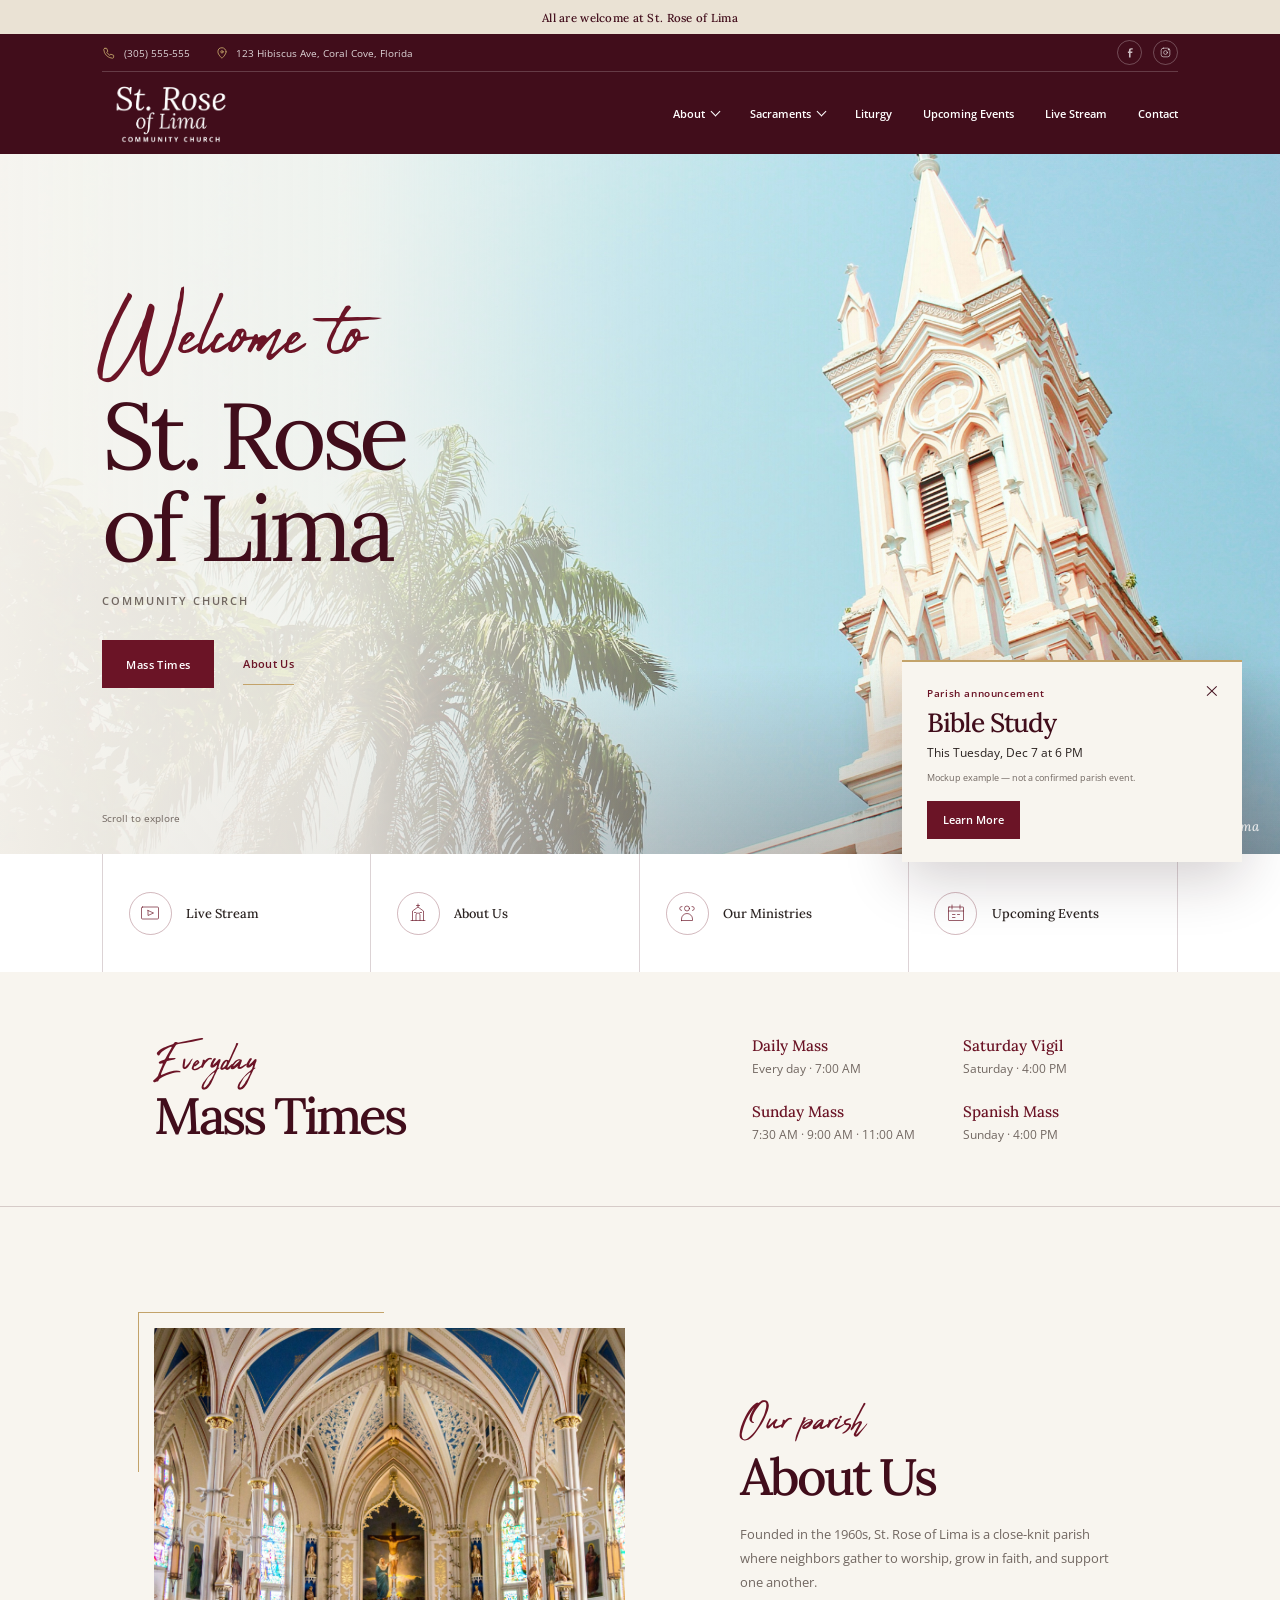
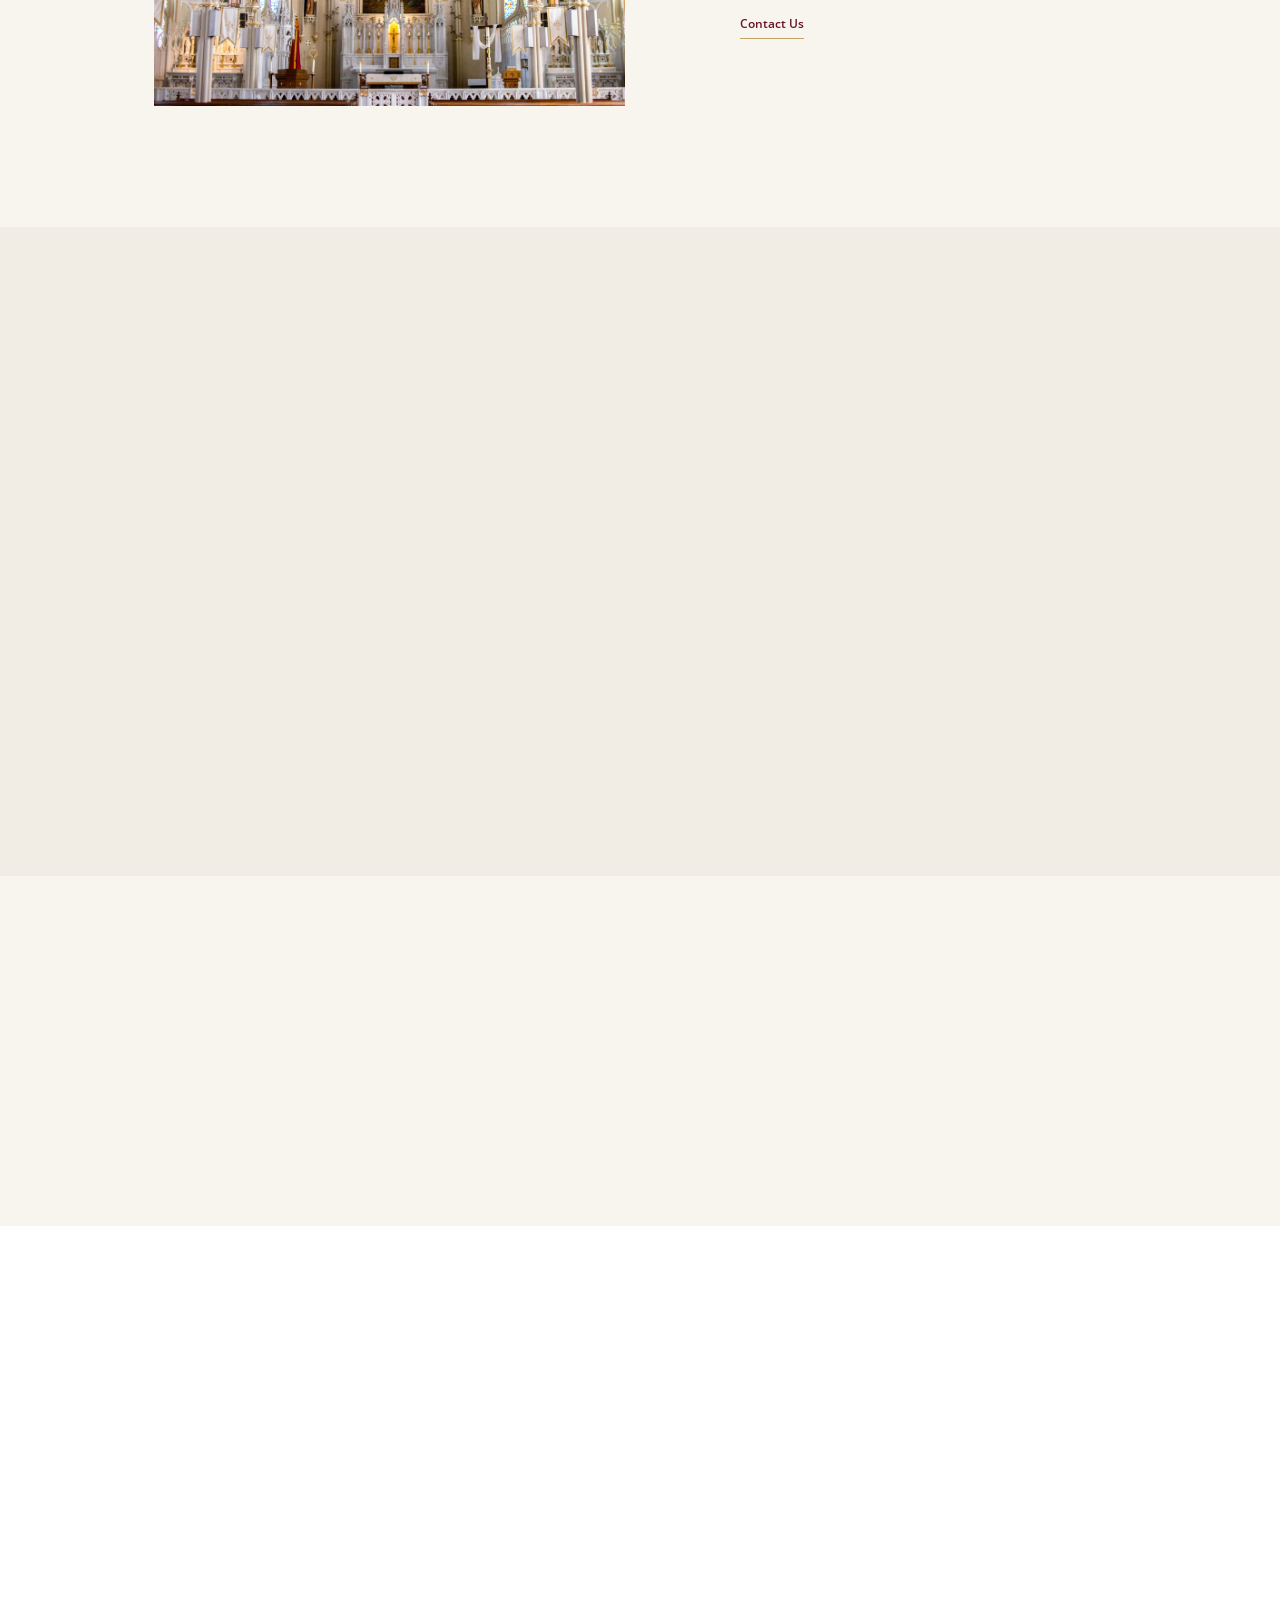
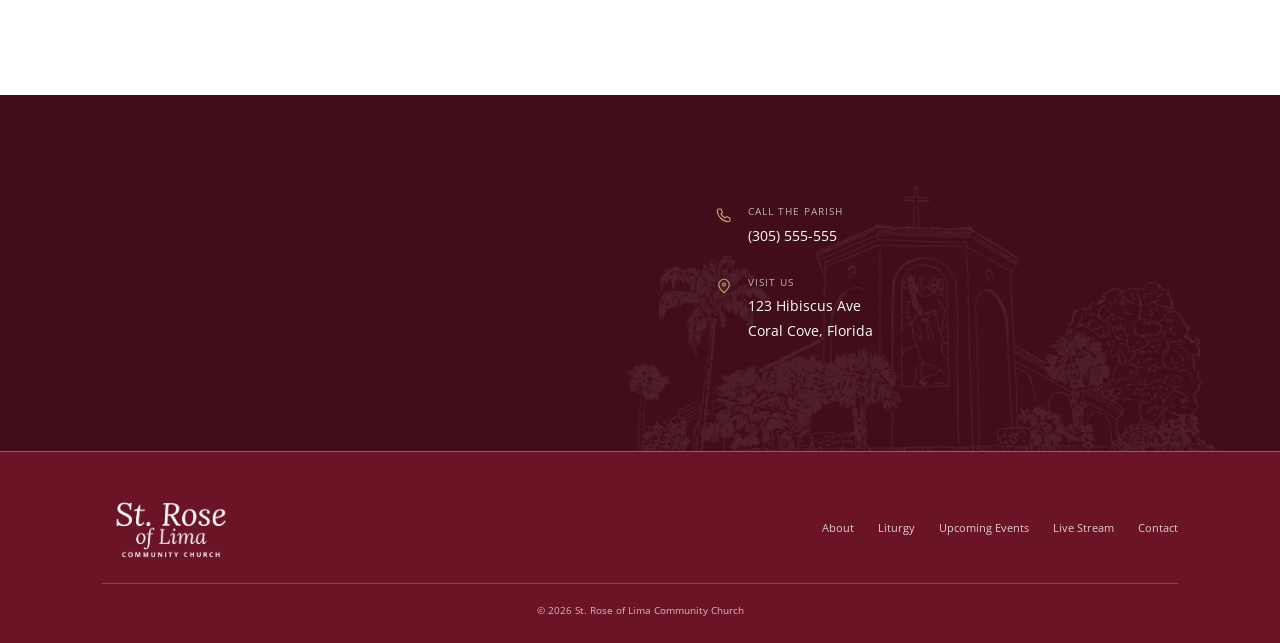
<file: index.html>
<!doctype html>
<html lang="en">
  <head>
    <meta charset="UTF-8" />
    <meta name="viewport" content="width=device-width, initial-scale=1.0" />
    <meta name="description" content="St. Rose of Lima Community Church homepage mockup." />
    <meta name="theme-color" content="#f8f5ef" />
    <title>St. Rose of Lima Church</title>
    <link rel="preload" as="image" href="assets/hero%20image.jpg" />
    <link rel="stylesheet" href="styles.css" />
    <script src="script.js" defer></script>
  </head>
  <body>
    <a class="skip-link" href="#main">Skip to content</a>

    <div class="welcome-strip">
      <p>All are welcome at St. Rose of Lima</p>
    </div>
    <header class="site-header" id="top">
      <div class="header-contact">
        <a class="header-contact__item" href="tel:305555555">
          <svg viewBox="0 0 24 24" aria-hidden="true"><path d="M5 4h3l2 5-2 1.5a15 15 0 0 0 5.5 5.5L15 14l5 2v3c0 1-1 2-2 2A16 16 0 0 1 3 6c0-1 1-2 2-2Z" /></svg>
          (305) 555-555
        </a>
        <span class="header-contact__item">
          <svg viewBox="0 0 24 24" aria-hidden="true"><path d="M19 10c0 5-7 11-7 11S5 15 5 10a7 7 0 1 1 14 0Z" /><circle cx="12" cy="10" r="2" /></svg>
          123 Hibiscus Ave, Coral Cove, Florida
        </span>
        <div class="header-social" role="group" aria-label="Social links coming soon">
          <span aria-hidden="true">
            <svg viewBox="0 0 24 24"><path d="M14 21v-8h3l.5-3H14V8c0-1 .4-1.5 1.6-1.5H18V4h-3c-3 0-4 1.7-4 4v2H9v3h2v8h3Z" /></svg>
          </span>
          <span aria-hidden="true">
            <svg viewBox="0 0 24 24"><rect x="4" y="4" width="16" height="16" rx="4" /><circle cx="12" cy="12" r="3.5" /><circle cx="17.5" cy="6.8" r=".7" /></svg>
          </span>
          <span class="visually-hidden">Social media links coming soon</span>
        </div>
      </div>
      <div class="header-main">
        <a class="brand" href="#top" aria-label="St. Rose of Lima Church home">
          <img
            class="brand__logo"
            src="assets/Saint-Rose-of-Lima-Logo-White.png"
            alt="St. Rose of Lima Community Church"
          />
        </a>
        <button
          class="menu-toggle"
          type="button"
          aria-expanded="false"
          aria-controls="primary-navigation"
          aria-label="Open navigation menu"
        >
          <span></span>
          <span></span>
        </button>
        <nav class="primary-nav" id="primary-navigation" aria-label="Main navigation">
          <div class="nav-dropdown">
            <button class="nav-dropdown__trigger" type="button" aria-expanded="false" aria-controls="about-submenu">
              About <span class="nav-dropdown__caret" aria-hidden="true"></span>
            </button>
            <div class="nav-dropdown__menu" id="about-submenu">
              <a href="#about">Our Parish</a>
              <a href="clergy.html">Clergy</a>
              <a href="#mass-times">Mass Times</a>
            </div>
          </div>
          <div class="nav-dropdown">
            <button class="nav-dropdown__trigger" type="button" aria-expanded="false" aria-controls="sacraments-submenu">
              Sacraments <span class="nav-dropdown__caret" aria-hidden="true"></span>
            </button>
            <div class="nav-dropdown__menu nav-dropdown__menu--sacraments" id="sacraments-submenu">
              <span class="nav-dropdown__item">Baptism</span>
              <span class="nav-dropdown__item">Reconciliation</span>
              <span class="nav-dropdown__item">Holy First Communion</span>
              <span class="nav-dropdown__item">Confirmation</span>
              <span class="nav-dropdown__item">Matrimony</span>
              <span class="nav-dropdown__item">Holy Orders</span>
              <span class="nav-dropdown__item">Anointing of the Sick</span>
            </div>
          </div>
          <a href="#mass-times">Liturgy</a>
          <a href="events.html">Upcoming Events</a>
          <a href="#watch-live">Live Stream</a>
          <a href="#contact">Contact</a>
        </nav>
      </div>
    </header>

    <main id="main">
      <section class="hero" aria-labelledby="hero-title">
        <div class="hero__copy">
          <p class="hero__script">Welcome to</p>
          <h1 id="hero-title">St. Rose<br />of Lima</h1>
          <p class="hero__parish">Community Church</p>
          <div class="hero__actions">
            <a class="button button--burgundy" href="#mass-times">Mass Times</a>
            <a class="button button--text" href="#about">About Us</a>
          </div>
        </div>
        <div class="hero__photo">
          <img
            src="assets/hero%20image.jpg"
            alt="The church steeple rising above the surrounding palms"
            fetchpriority="high"
          />
          <span class="hero__photo-caption">St. Rose of Lima</span>
        </div>
        <a class="hero__scroll" href="#quick-links">Scroll to explore</a>
      </section>

      <nav class="quick-links" id="quick-links" aria-label="Explore St. Rose">
        <a class="quick-link" href="#watch-live">
          <span class="quick-link__icon" aria-hidden="true">
            <svg viewBox="0 0 48 48" fill="none">
              <rect x="7" y="12" width="34" height="24" rx="2" />
              <path d="m20 19 11 5-11 5V19Z" />
            </svg>
          </span>
          <span>Live Stream</span>
        </a>
        <a class="quick-link" href="#about">
          <span class="quick-link__icon" aria-hidden="true">
            <svg viewBox="0 0 48 48" fill="none">
              <path d="M10 39h28M13 39V20l11-8 11 8v19" />
              <path d="M20 39V28a4 4 0 0 1 8 0v11M17 23h3m8 0h3" />
              <path d="M24 12V6m-3 3h6" />
            </svg>
          </span>
          <span>About Us</span>
        </a>
        <a class="quick-link" href="#ministries">
          <span class="quick-link__icon" aria-hidden="true">
            <svg viewBox="0 0 48 48" fill="none">
              <circle cx="24" cy="15" r="5" />
              <path d="M13 39v-3a11 11 0 0 1 22 0v3H13Z" />
              <path d="M13 19a4 4 0 1 1 1-8m21 8a4 4 0 1 0-1-8" />
            </svg>
          </span>
          <span>Our Ministries</span>
        </a>
        <a class="quick-link" href="events.html">
          <span class="quick-link__icon" aria-hidden="true">
            <svg viewBox="0 0 48 48" fill="none">
              <rect x="9" y="12" width="30" height="27" rx="1" />
              <path d="M16 8v8m16-8v8M9 20h30" />
              <path d="M17 27h5m5 0h4m-14 6h5" />
            </svg>
          </span>
          <span>Upcoming Events</span>
        </a>
      </nav>

      <section class="mass-times section-pad" id="mass-times">
        <div class="mass-times__title reveal">
          <p class="section-script">Everyday</p>
          <h2>Mass Times</h2>
        </div>
        <div class="mass-times__list reveal">
          <p><span>Daily Mass</span>Every day · 7:00 AM</p>
          <p><span>Saturday Vigil</span>Saturday · 4:00 PM</p>
          <p><span>Sunday Mass</span>7:30 AM · 9:00 AM · 11:00 AM</p>
          <p><span>Spanish Mass</span>Sunday · 4:00 PM</p>
        </div>
      </section>

      <section class="about section-pad" id="about">
        <div class="about__photo reveal reveal--left">
          <img
            src="assets/church.jpg"
            alt="The altar and interior of St. Rose of Lima Church"
            loading="lazy"
          />
        </div>
        <div class="about__copy reveal">
          <p class="section-script">Our parish</p>
          <h2>About Us</h2>
          <p>Founded in the 1960s, St. Rose of Lima is a close-knit parish where neighbors gather to worship, grow in faith, and support one another.</p>
          <a class="text-link" href="#contact">Contact Us</a>
        </div>
      </section>

      <section class="ministries section-pad" id="ministries">
        <div class="section-heading reveal">
          <p class="section-script">Life together</p>
          <h2>Our Ministries</h2>
        </div>
        <div class="ministry-gallery">
          <article class="ministry-card reveal reveal--left">
            <img
              src="assets/youth%20group.jpg"
              alt="Young people gathered outdoors"
              loading="lazy"
            />
            <h3>Youth Group</h3>
          </article>
          <article class="ministry-card reveal">
            <img
              src="assets/service,%20congregation.jpg"
              alt="The congregation gathered for worship"
              loading="lazy"
            />
            <h3>Eucharistic Ministry</h3>
          </article>
          <article class="ministry-card reveal reveal--right">
            <img
              src="assets/inside%20church.jpg"
              alt="The church's quiet sanctuary"
              loading="lazy"
            />
            <h3>Prayer Ministry</h3>
          </article>
        </div>
      </section>

      <section class="events section-pad" id="events" tabindex="-1">
        <div class="events__intro reveal">
          <p class="section-script">Mark your calendar</p>
          <h2>Upcoming Events</h2>
          <p>Join us throughout the week.</p>
        </div>
        <div class="events__placeholder reveal reveal--right">
          <span>Weekly schedule</span>
          <a class="text-link" href="events.html">View calendar</a>
        </div>
      </section>

      <section class="watch-live" id="watch-live">
        <div class="watch-live__copy reveal">
          <p class="section-script">Join us</p>
          <h2>Live Stream</h2>
          <p>Watch with us.</p>
        </div>
        <div class="watch-live__video reveal reveal--right">
          <iframe
            src="https://www.youtube-nocookie.com/embed/CZqaTsNApII?start=3&amp;rel=0"
            title="St. Rose of Lima live stream"
            loading="lazy"
            referrerpolicy="strict-origin-when-cross-origin"
            allow="accelerometer; autoplay; clipboard-write; encrypted-media; gyroscope; picture-in-picture"
            allowfullscreen
          ></iframe>
        </div>
      </section>

      <section class="contact" id="contact">
        <img
          class="contact__sketch"
          src="assets/church-sketch.png"
          alt=""
          aria-hidden="true"
          loading="lazy"
        />
        <div class="contact__content reveal">
          <p class="section-script">We’re here</p>
          <h2>Contact Us</h2>
          <p>We’d be glad to hear from you.</p>
        </div>
        <div class="contact__details">
          <a href="tel:305555555">
            <svg viewBox="0 0 24 24" aria-hidden="true"><path d="M5 4h3l2 5-2 1.5a15 15 0 0 0 5.5 5.5L15 14l5 2v3c0 1-1 2-2 2A16 16 0 0 1 3 6c0-1 1-2 2-2Z" /></svg>
            <span class="contact__detail-copy">
              <span>Call the parish</span>
              (305) 555-555
            </span>
          </a>
          <div class="contact__address">
            <svg viewBox="0 0 24 24" aria-hidden="true"><path d="M19 10c0 5-7 11-7 11S5 15 5 10a7 7 0 1 1 14 0Z" /><circle cx="12" cy="10" r="2" /></svg>
            <address class="contact__detail-copy">
              <span>Visit us</span>
              123 Hibiscus Ave<br />Coral Cove, Florida
            </address>
          </div>
        </div>
      </section>
    </main>

    <footer class="site-footer">
      <a class="site-footer__brand" href="#top" aria-label="St. Rose of Lima Church home">
        <img
          class="site-footer__logo"
          src="assets/Saint-Rose-of-Lima-Logo-White.png"
          alt="St. Rose of Lima Community Church"
        />
      </a>
      <nav class="footer-nav" aria-label="Site map">
        <a href="#about">About</a>
        <a href="#mass-times">Liturgy</a>
        <a href="events.html">Upcoming Events</a>
        <a href="#watch-live">Live Stream</a>
        <a href="#contact">Contact</a>
      </nav>
      <p class="site-footer__copyright">© <span id="current-year"></span> St. Rose of Lima Community Church</p>
    </footer>

    <aside
      class="announcement"
      id="announcement"
      aria-labelledby="announcement-title"
      aria-describedby="announcement-disclaimer"
      aria-live="polite"
      hidden
    >
      <button class="announcement__close" type="button" aria-label="Close announcement">×</button>
      <p class="announcement__eyebrow">Parish announcement</p>
      <h2 id="announcement-title">Bible Study</h2>
      <p class="announcement__details">This Tuesday, Dec 7 at 6 PM</p>
      <p class="announcement__disclaimer" id="announcement-disclaimer">
        Mockup example — not a confirmed parish event.
      </p>
      <a class="announcement__link" href="events.html">Learn More</a>
    </aside>
  </body>
</html>
</file>
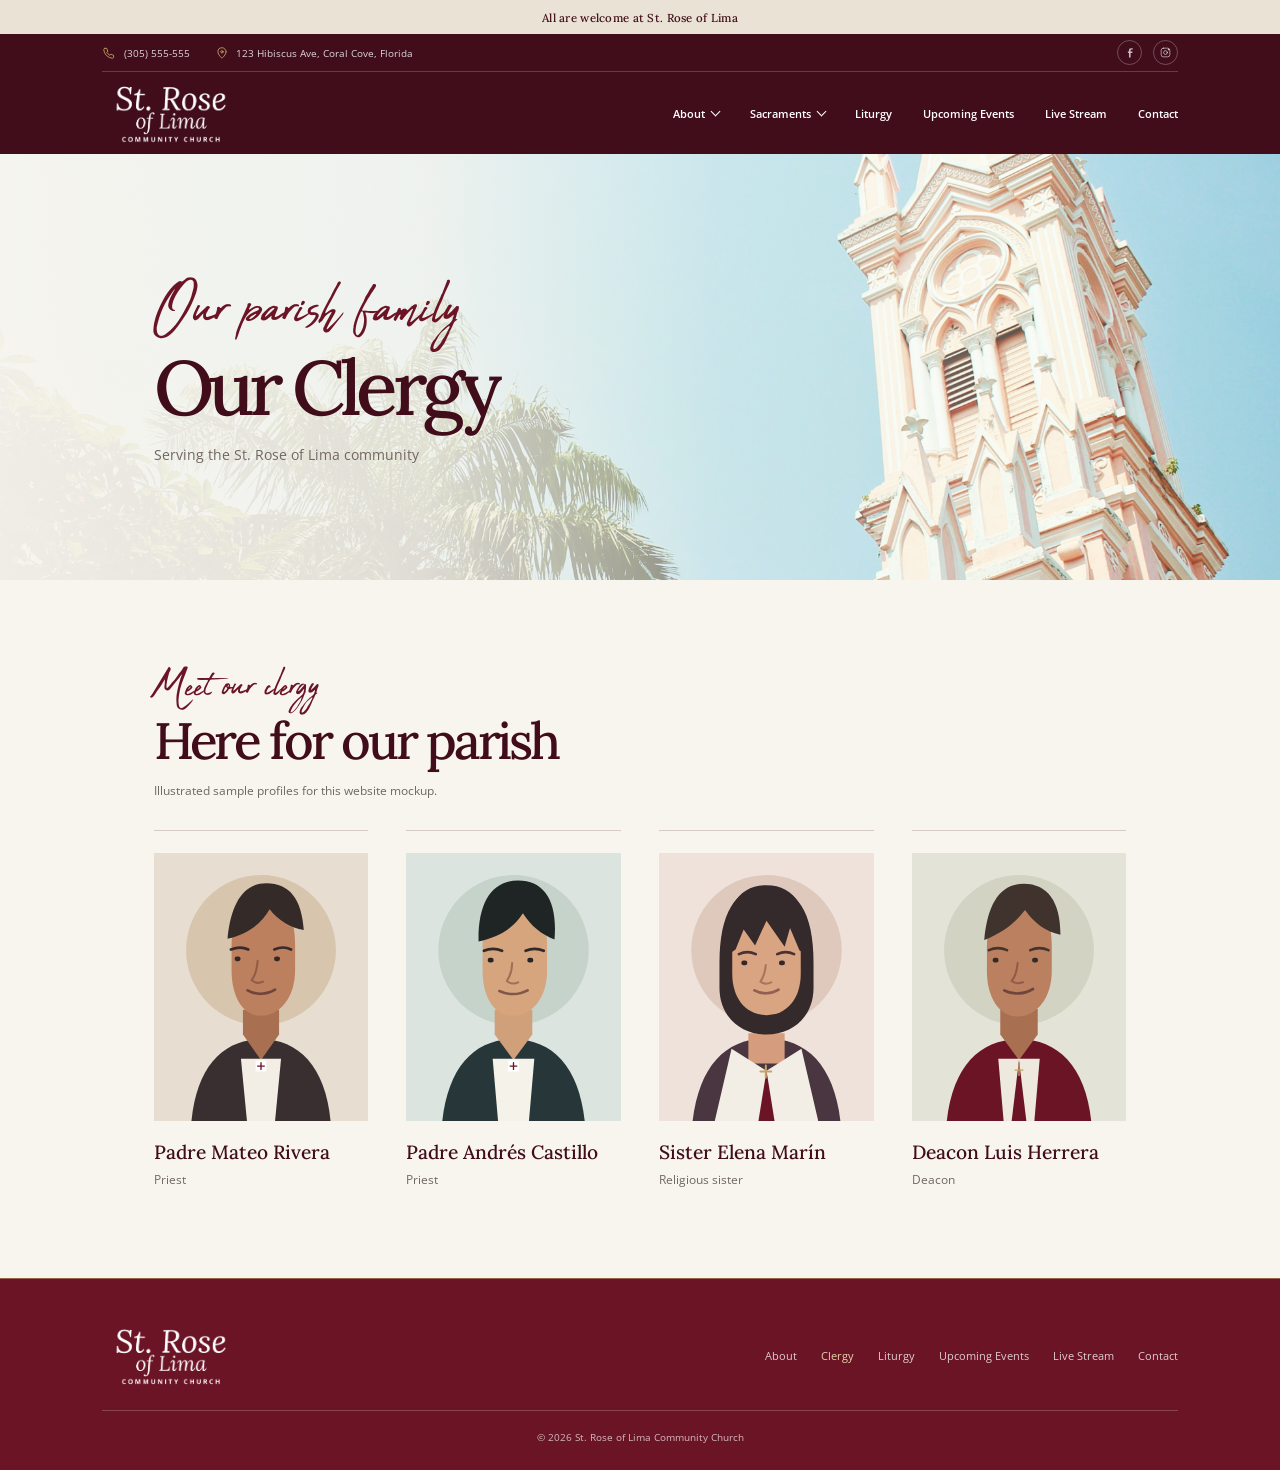
<file: clergy.html>
<!doctype html>
<html lang="en">
  <head>
    <meta charset="UTF-8" />
    <meta name="viewport" content="width=device-width, initial-scale=1.0" />
    <meta name="description" content="Meet the clergy of St. Rose of Lima Community Church." />
    <meta name="theme-color" content="#f8f5ef" />
    <title>Our Clergy | St. Rose of Lima Church</title>
    <link rel="stylesheet" href="styles.css" />
    <script src="script.js" defer></script>
  </head>
  <body>
    <a class="skip-link" href="#main">Skip to content</a>

    <div class="welcome-strip">
      <p>All are welcome at St. Rose of Lima</p>
    </div>
    <header class="site-header" id="top">
      <div class="header-contact">
        <a class="header-contact__item" href="tel:305555555">
          <svg viewBox="0 0 24 24" aria-hidden="true"><path d="M5 4h3l2 5-2 1.5a15 15 0 0 0 5.5 5.5L15 14l5 2v3c0 1-1 2-2 2A16 16 0 0 1 3 6c0-1 1-2 2-2Z" /></svg>
          (305) 555-555
        </a>
        <span class="header-contact__item">
          <svg viewBox="0 0 24 24" aria-hidden="true"><path d="M19 10c0 5-7 11-7 11S5 15 5 10a7 7 0 1 1 14 0Z" /><circle cx="12" cy="10" r="2" /></svg>
          123 Hibiscus Ave, Coral Cove, Florida
        </span>
        <div class="header-social" role="group" aria-label="Social links coming soon">
          <span aria-hidden="true">
            <svg viewBox="0 0 24 24"><path d="M14 21v-8h3l.5-3H14V8c0-1 .4-1.5 1.6-1.5H18V4h-3c-3 0-4 1.7-4 4v2H9v3h2v8h3Z" /></svg>
          </span>
          <span aria-hidden="true">
            <svg viewBox="0 0 24 24"><rect x="4" y="4" width="16" height="16" rx="4" /><circle cx="12" cy="12" r="3.5" /><circle cx="17.5" cy="6.8" r=".7" /></svg>
          </span>
          <span class="visually-hidden">Social media links coming soon</span>
        </div>
      </div>
      <div class="header-main">
        <a class="brand" href="index.html#top" aria-label="St. Rose of Lima Church home">
          <img
            class="brand__logo"
            src="assets/Saint-Rose-of-Lima-Logo-White.png"
            alt="St. Rose of Lima Community Church"
          />
        </a>
        <button
          class="menu-toggle"
          type="button"
          aria-expanded="false"
          aria-controls="primary-navigation"
          aria-label="Open navigation menu"
        >
          <span></span>
          <span></span>
        </button>
        <nav class="primary-nav" id="primary-navigation" aria-label="Main navigation">
          <div class="nav-dropdown">
            <button class="nav-dropdown__trigger" type="button" aria-expanded="false" aria-controls="about-submenu">
              About <span class="nav-dropdown__caret" aria-hidden="true"></span>
            </button>
            <div class="nav-dropdown__menu" id="about-submenu">
              <a href="index.html#about">Our Parish</a>
              <a href="clergy.html" aria-current="page">Clergy</a>
              <a href="index.html#mass-times">Mass Times</a>
            </div>
          </div>
          <div class="nav-dropdown">
            <button class="nav-dropdown__trigger" type="button" aria-expanded="false" aria-controls="sacraments-submenu">
              Sacraments <span class="nav-dropdown__caret" aria-hidden="true"></span>
            </button>
            <div class="nav-dropdown__menu nav-dropdown__menu--sacraments" id="sacraments-submenu">
              <span class="nav-dropdown__item">Baptism</span>
              <span class="nav-dropdown__item">Reconciliation</span>
              <span class="nav-dropdown__item">Holy First Communion</span>
              <span class="nav-dropdown__item">Confirmation</span>
              <span class="nav-dropdown__item">Matrimony</span>
              <span class="nav-dropdown__item">Holy Orders</span>
              <span class="nav-dropdown__item">Anointing of the Sick</span>
            </div>
          </div>
          <a href="index.html#mass-times">Liturgy</a>
          <a href="events.html">Upcoming Events</a>
          <a href="index.html#watch-live">Live Stream</a>
          <a href="index.html#contact">Contact</a>
        </nav>
      </div>
    </header>

    <main id="main">
      <section class="calendar-hero">
        <p class="section-script">Our parish family</p>
        <h1>Our Clergy</h1>
        <p>Serving the St. Rose of Lima community</p>
      </section>

      <section class="clergy section-pad" aria-labelledby="clergy-title">
        <div class="section-heading reveal">
          <p class="section-script">Meet our clergy</p>
          <h2 id="clergy-title">Here for our parish</h2>
          <p class="clergy__note">Illustrated sample profiles for this website mockup.</p>
        </div>
        <div class="clergy-gallery">
          <article class="clergy-profile reveal reveal--left">
            <div class="clergy-profile__portrait">
              <img src="assets/clergy-mateo-rivera.svg" alt="Illustrated sample portrait of Padre Mateo Rivera" />
            </div>
            <h3>Padre Mateo Rivera</h3>
            <p>Priest</p>
          </article>
          <article class="clergy-profile reveal">
            <div class="clergy-profile__portrait">
              <img src="assets/clergy-andres-castillo.svg" alt="Illustrated sample portrait of Padre Andrés Castillo" />
            </div>
            <h3>Padre Andrés Castillo</h3>
            <p>Priest</p>
          </article>
          <article class="clergy-profile reveal">
            <div class="clergy-profile__portrait">
              <img src="assets/clergy-elena-marin.svg" alt="Illustrated sample portrait of Sister Elena Marín" />
            </div>
            <h3>Sister Elena Marín</h3>
            <p>Religious sister</p>
          </article>
          <article class="clergy-profile reveal reveal--right">
            <div class="clergy-profile__portrait">
              <img src="assets/clergy-luis-herrera.svg" alt="Illustrated sample portrait of Deacon Luis Herrera" />
            </div>
            <h3>Deacon Luis Herrera</h3>
            <p>Deacon</p>
          </article>
        </div>
      </section>
    </main>

    <footer class="site-footer">
      <a class="site-footer__brand" href="index.html#top" aria-label="St. Rose of Lima Church home">
        <img
          class="site-footer__logo"
          src="assets/Saint-Rose-of-Lima-Logo-White.png"
          alt="St. Rose of Lima Community Church"
        />
      </a>
      <nav class="footer-nav" aria-label="Site map">
        <a href="index.html#about">About</a>
        <a href="clergy.html" aria-current="page">Clergy</a>
        <a href="index.html#mass-times">Liturgy</a>
        <a href="events.html">Upcoming Events</a>
        <a href="index.html#watch-live">Live Stream</a>
        <a href="index.html#contact">Contact</a>
      </nav>
      <p class="site-footer__copyright">© <span id="current-year"></span> St. Rose of Lima Community Church</p>
    </footer>
  </body>
</html>
</file>
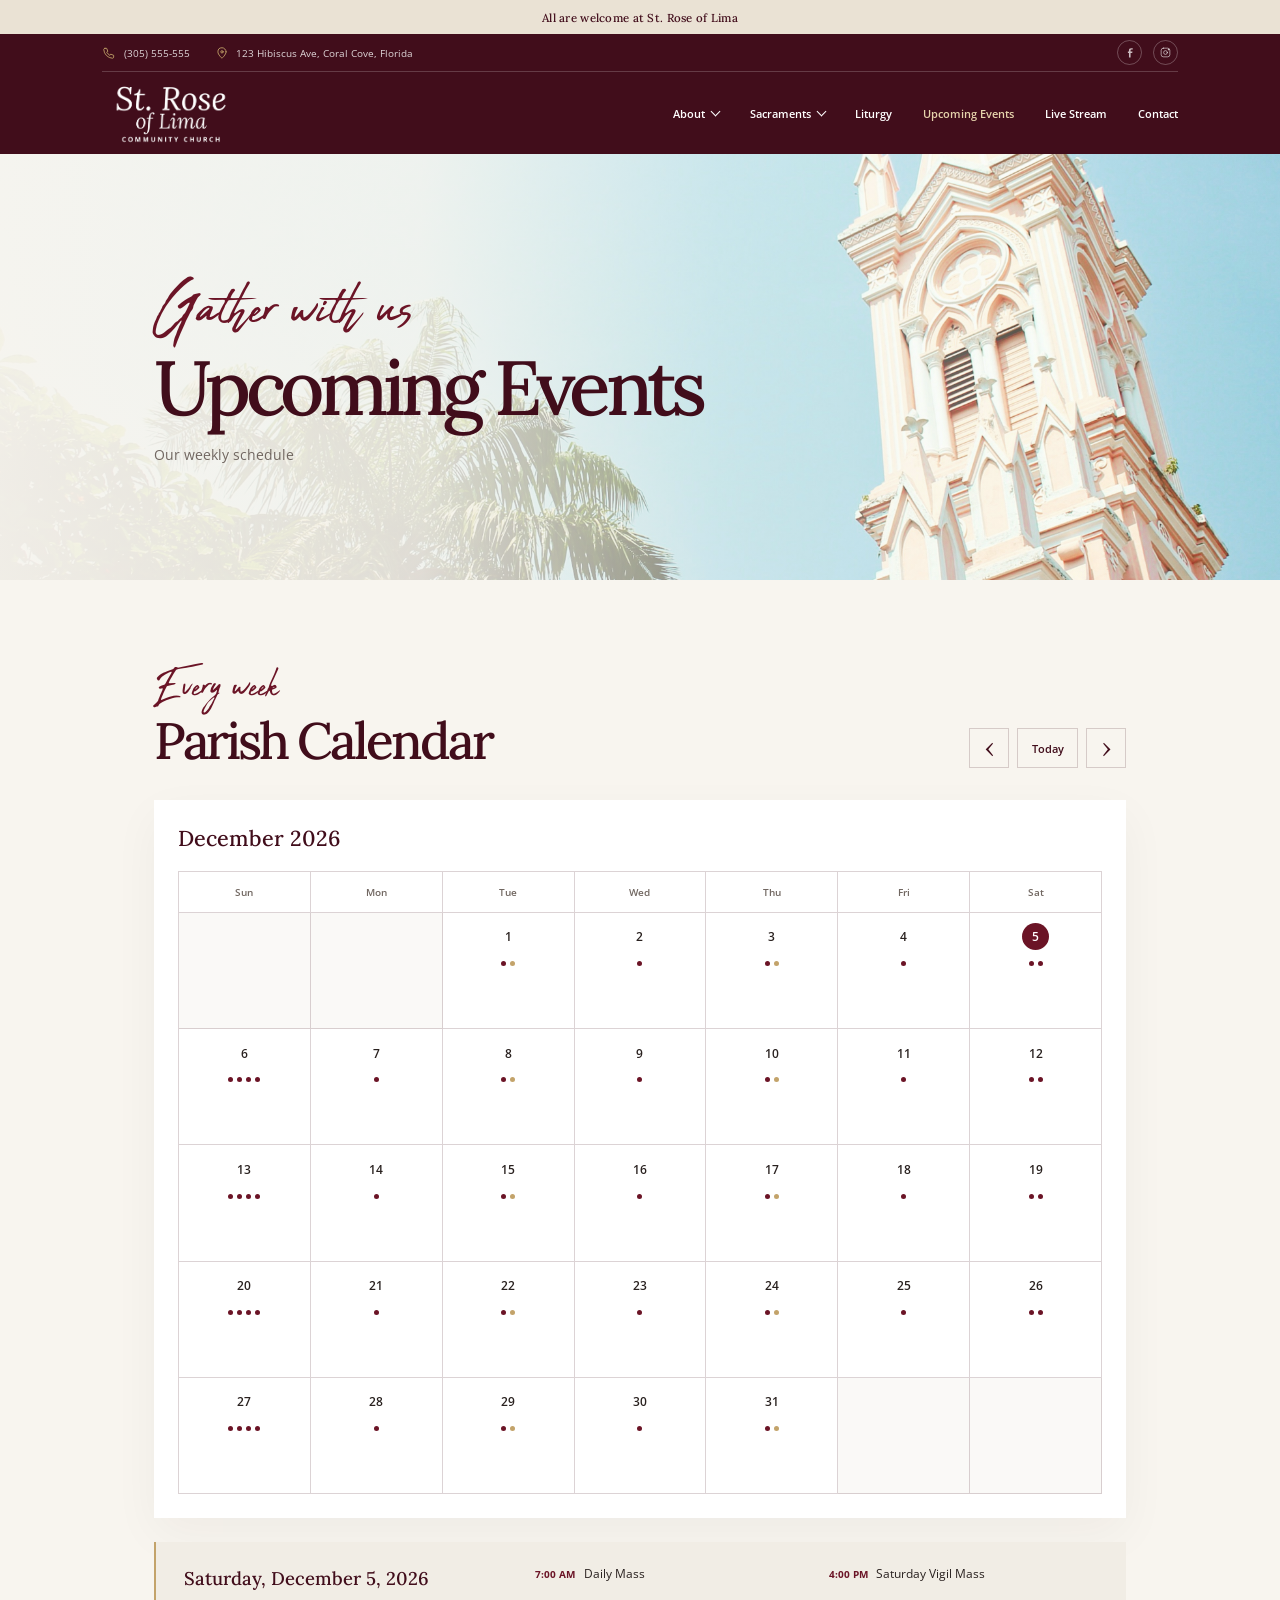
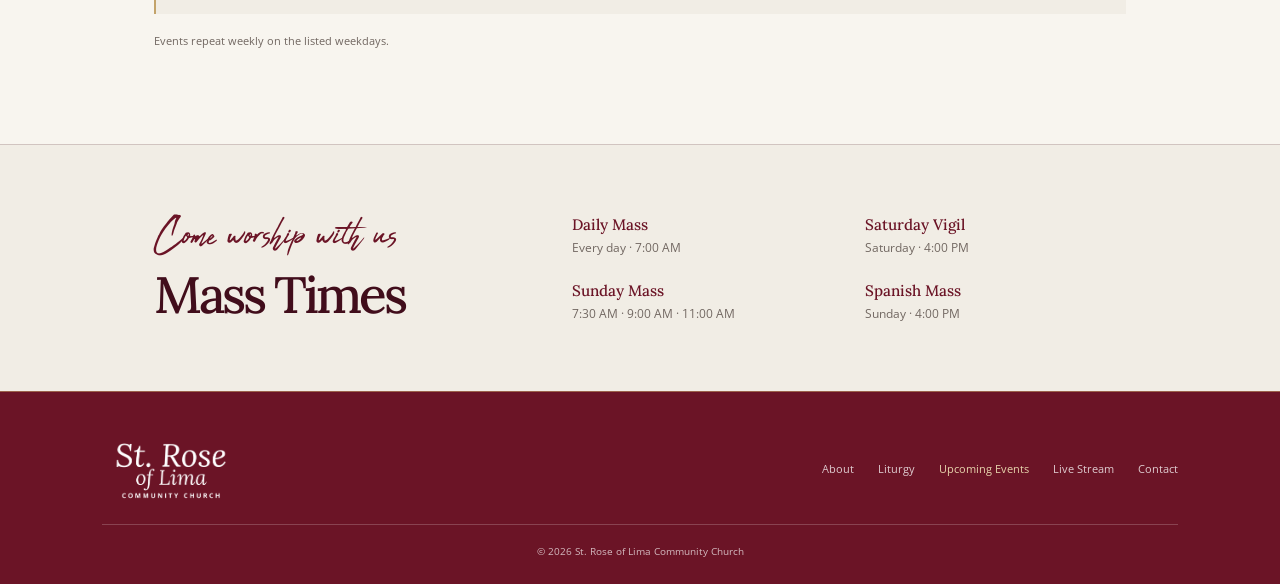
<file: events.html>
<!doctype html>
<html lang="en">
  <head>
    <meta charset="UTF-8" />
    <meta name="viewport" content="width=device-width, initial-scale=1.0" />
    <meta name="description" content="Weekly Mass and parish events at St. Rose of Lima Community Church." />
    <meta name="theme-color" content="#f8f5ef" />
    <title>Upcoming Events | St. Rose of Lima Church</title>
    <link rel="stylesheet" href="styles.css" />
    <script src="script.js" defer></script>
  </head>
  <body>
    <a class="skip-link" href="#main">Skip to content</a>

    <div class="welcome-strip">
      <p>All are welcome at St. Rose of Lima</p>
    </div>
    <header class="site-header" id="top">
      <div class="header-contact">
        <a class="header-contact__item" href="tel:305555555">
          <svg viewBox="0 0 24 24" aria-hidden="true"><path d="M5 4h3l2 5-2 1.5a15 15 0 0 0 5.5 5.5L15 14l5 2v3c0 1-1 2-2 2A16 16 0 0 1 3 6c0-1 1-2 2-2Z" /></svg>
          (305) 555-555
        </a>
        <span class="header-contact__item">
          <svg viewBox="0 0 24 24" aria-hidden="true"><path d="M19 10c0 5-7 11-7 11S5 15 5 10a7 7 0 1 1 14 0Z" /><circle cx="12" cy="10" r="2" /></svg>
          123 Hibiscus Ave, Coral Cove, Florida
        </span>
        <div class="header-social" role="group" aria-label="Social links coming soon">
          <span aria-hidden="true">
            <svg viewBox="0 0 24 24"><path d="M14 21v-8h3l.5-3H14V8c0-1 .4-1.5 1.6-1.5H18V4h-3c-3 0-4 1.7-4 4v2H9v3h2v8h3Z" /></svg>
          </span>
          <span aria-hidden="true">
            <svg viewBox="0 0 24 24"><rect x="4" y="4" width="16" height="16" rx="4" /><circle cx="12" cy="12" r="3.5" /><circle cx="17.5" cy="6.8" r=".7" /></svg>
          </span>
          <span class="visually-hidden">Social media links coming soon</span>
        </div>
      </div>
      <div class="header-main">
        <a class="brand" href="index.html#top" aria-label="St. Rose of Lima Church home">
          <img
            class="brand__logo"
            src="assets/Saint-Rose-of-Lima-Logo-White.png"
            alt="St. Rose of Lima Community Church"
          />
        </a>
        <button
          class="menu-toggle"
          type="button"
          aria-expanded="false"
          aria-controls="primary-navigation"
          aria-label="Open navigation menu"
        >
          <span></span>
          <span></span>
        </button>
        <nav class="primary-nav" id="primary-navigation" aria-label="Main navigation">
          <div class="nav-dropdown">
            <button class="nav-dropdown__trigger" type="button" aria-expanded="false" aria-controls="about-submenu">
              About <span class="nav-dropdown__caret" aria-hidden="true"></span>
            </button>
            <div class="nav-dropdown__menu" id="about-submenu">
              <a href="index.html#about">Our Parish</a>
              <a href="clergy.html">Clergy</a>
              <a href="index.html#mass-times">Mass Times</a>
            </div>
          </div>
          <div class="nav-dropdown">
            <button class="nav-dropdown__trigger" type="button" aria-expanded="false" aria-controls="sacraments-submenu">
              Sacraments <span class="nav-dropdown__caret" aria-hidden="true"></span>
            </button>
            <div class="nav-dropdown__menu nav-dropdown__menu--sacraments" id="sacraments-submenu">
              <span class="nav-dropdown__item">Baptism</span>
              <span class="nav-dropdown__item">Reconciliation</span>
              <span class="nav-dropdown__item">Holy First Communion</span>
              <span class="nav-dropdown__item">Confirmation</span>
              <span class="nav-dropdown__item">Matrimony</span>
              <span class="nav-dropdown__item">Holy Orders</span>
              <span class="nav-dropdown__item">Anointing of the Sick</span>
            </div>
          </div>
          <a href="index.html#mass-times">Liturgy</a>
          <a href="events.html" aria-current="page">Upcoming Events</a>
          <a href="index.html#watch-live">Live Stream</a>
          <a href="index.html#contact">Contact</a>
        </nav>
      </div>
    </header>

    <main id="main">
      <section class="calendar-hero">
        <p class="section-script">Gather with us</p>
        <h1>Upcoming Events</h1>
        <p>Our weekly schedule</p>
      </section>

      <section class="calendar section-pad" id="calendar" aria-labelledby="calendar-title">
        <div class="calendar__heading">
          <div>
            <p class="section-script">Every week</p>
            <h2 id="calendar-title">Parish Calendar</h2>
          </div>
          <div class="calendar-controls" aria-label="Calendar navigation">
            <button type="button" class="calendar-controls__button" id="calendar-previous" aria-label="Previous month">‹</button>
            <button type="button" class="calendar-controls__today" id="calendar-today">Today</button>
            <button type="button" class="calendar-controls__button" id="calendar-next" aria-label="Next month">›</button>
          </div>
        </div>
        <div class="calendar-month">
          <h3 id="calendar-month-label" aria-live="polite"></h3>
          <div class="calendar-grid" id="calendar-grid" aria-label="Monthly calendar"></div>
        </div>
        <section class="calendar-day-detail" id="calendar-day-detail" aria-live="polite" aria-labelledby="selected-date">
          <h3 id="selected-date"></h3>
          <ul id="selected-day-events"></ul>
        </section>
        <p class="calendar__note">Events repeat weekly on the listed weekdays.</p>
      </section>

      <section class="calendar-mass section-pad" id="calendar-mass-times" aria-labelledby="calendar-mass-title">
        <div class="calendar-mass__heading">
          <p class="section-script">Come worship with us</p>
          <h2 id="calendar-mass-title">Mass Times</h2>
        </div>
        <div class="calendar-mass__list">
          <p><span>Daily Mass</span>Every day · 7:00 AM</p>
          <p><span>Saturday Vigil</span>Saturday · 4:00 PM</p>
          <p><span>Sunday Mass</span>7:30 AM · 9:00 AM · 11:00 AM</p>
          <p><span>Spanish Mass</span>Sunday · 4:00 PM</p>
        </div>
      </section>
    </main>

    <footer class="site-footer">
      <a class="site-footer__brand" href="index.html#top" aria-label="St. Rose of Lima Church home">
        <img
          class="site-footer__logo"
          src="assets/Saint-Rose-of-Lima-Logo-White.png"
          alt="St. Rose of Lima Community Church"
        />
      </a>
      <nav class="footer-nav" aria-label="Site map">
        <a href="index.html#about">About</a>
        <a href="index.html#mass-times">Liturgy</a>
        <a href="events.html" aria-current="page">Upcoming Events</a>
        <a href="index.html#watch-live">Live Stream</a>
        <a href="index.html#contact">Contact</a>
      </nav>
      <p class="site-footer__copyright">© <span id="current-year"></span> St. Rose of Lima Community Church</p>
    </footer>
  </body>
</html>
</file>
<file: styles.css>
@font-face {
  font-family: "Abuget";
  src: url("assets/Abuget.ttf") format("truetype");
  font-style: normal;
  font-weight: 400;
  font-display: swap;
}

@font-face {
  font-family: "Lora";
  src: url("assets/Lora/static/Lora-Regular.ttf") format("truetype");
  font-style: normal;
  font-weight: 400;
  font-display: swap;
}

@font-face {
  font-family: "Lora";
  src: url("assets/Lora/static/Lora-Medium.ttf") format("truetype");
  font-style: normal;
  font-weight: 500;
  font-display: swap;
}

@font-face {
  font-family: "Lora";
  src: url("assets/Lora/static/Lora-MediumItalic.ttf") format("truetype");
  font-style: italic;
  font-weight: 500;
  font-display: swap;
}

@font-face {
  font-family: "Open Sans";
  src: url("assets/Open_Sans/OpenSans-VariableFont_wdth,wght.ttf") format("truetype");
  font-style: normal;
  font-weight: 300 800;
  font-display: swap;
}

:root {
  color-scheme: light;
  --burgundy: #6b1426;
  --burgundy-deep: #410d1b;
  --cream: #f8f5ef;
  --white: #fff;
  --ink: #29211f;
  --muted: #716761;
  --gold: #c3a36a;
  --line: rgba(65, 13, 27, 0.18);
  --serif: "Lora", Georgia, serif;
  --sans: "Open Sans", Arial, sans-serif;
  --script: "Abuget", cursive;
}

* {
  box-sizing: border-box;
}

html {
  scroll-behavior: smooth;
  scroll-padding-top: 5rem;
}

body {
  margin: 0;
  background: var(--cream);
  color: var(--ink);
  font-family: var(--sans);
  font-size: 15px;
  -webkit-font-smoothing: antialiased;
}

a {
  color: inherit;
  text-decoration: none;
}

img {
  display: block;
  max-width: 100%;
}

button {
  font: inherit;
}

.skip-link {
  position: fixed;
  z-index: 20;
  top: 1rem;
  left: 1rem;
  padding: 0.8rem 1rem;
  transform: translateY(-160%);
  background: var(--white);
  color: var(--burgundy-deep);
}

.skip-link:focus {
  transform: translateY(0);
}

.welcome-strip {
  display: flex;
  min-height: 34px;
  align-items: center;
  justify-content: center;
  padding: 0.4rem 1rem;
  background: #eae2d4;
  color: var(--burgundy-deep);
  text-align: center;
}

.welcome-strip p {
  margin: 0;
  font-family: var(--serif);
  font-size: 0.72rem;
  font-weight: 500;
  letter-spacing: 0.025em;
}

.site-header {
  position: relative;
  z-index: 10;
  padding: 0 clamp(2rem, 8vw, 8.5rem);
  background: var(--burgundy-deep);
  color: var(--white);
}

.header-contact {
  display: flex;
  min-height: 38px;
  align-items: center;
  gap: 1.6rem;
  border-bottom: 1px solid rgba(255, 255, 255, 0.19);
  color: rgba(255, 255, 255, 0.82);
  font-size: 0.62rem;
}

.header-contact__item {
  display: inline-flex;
  align-items: center;
  gap: 0.45rem;
  white-space: nowrap;
}

.header-contact__item svg {
  width: 14px;
  height: 14px;
  fill: none;
  stroke: var(--gold);
  stroke-linecap: round;
  stroke-linejoin: round;
  stroke-width: 1.5;
}

.header-social {
  display: flex;
  align-items: center;
  gap: 0.65rem;
  margin-left: auto;
  color: rgba(255, 255, 255, 0.72);
}

.header-social > span:not(.visually-hidden) {
  display: grid;
  width: 25px;
  height: 25px;
  place-items: center;
  border: 1px solid rgba(255, 255, 255, 0.26);
  border-radius: 50%;
}

.header-social svg {
  width: 13px;
  height: 13px;
  fill: none;
  stroke: currentColor;
  stroke-linecap: round;
  stroke-linejoin: round;
  stroke-width: 1.4;
}

.header-social span:first-child svg path {
  fill: currentColor;
  stroke: none;
}

.visually-hidden {
  position: absolute;
  width: 1px;
  height: 1px;
  overflow: hidden;
  clip: rect(0, 0, 0, 0);
  white-space: nowrap;
  clip-path: inset(50%);
}

.header-main {
  display: flex;
  min-height: 82px;
  align-items: center;
  justify-content: space-between;
}

.brand {
  display: inline-flex;
  flex: 0 0 auto;
  align-items: center;
}

.brand__logo {
  width: 138px;
  height: auto;
}

.primary-nav {
  display: flex;
  align-items: center;
  gap: clamp(1.1rem, 2.4vw, 2.5rem);
  font-size: 0.68rem;
  font-weight: 600;
}

.primary-nav a,
.nav-dropdown__trigger,
.footer-nav a {
  transition: color 180ms ease;
}

.primary-nav a:hover,
.primary-nav a:focus-visible,
.primary-nav a[aria-current="page"],
.nav-dropdown__trigger:hover,
.nav-dropdown__trigger:focus-visible,
.footer-nav a:hover,
.footer-nav a:focus-visible {
  color: #e6d3ac;
}

.nav-dropdown {
  position: relative;
}

.nav-dropdown__trigger {
  display: inline-flex;
  min-height: 42px;
  align-items: center;
  gap: 0.45rem;
  padding: 0;
  border: 0;
  background: transparent;
  color: inherit;
  cursor: pointer;
  font: inherit;
  font-weight: 600;
}

.nav-dropdown__caret {
  width: 7px;
  height: 7px;
  transform: translateY(-2px) rotate(45deg);
  border-right: 1px solid currentColor;
  border-bottom: 1px solid currentColor;
  transition: transform 180ms ease;
}

.nav-dropdown.is-open .nav-dropdown__caret {
  transform: translateY(2px) rotate(225deg);
}

.nav-dropdown__menu {
  position: absolute;
  z-index: 12;
  top: calc(100% + 1px);
  left: -1.2rem;
  display: none;
  width: 230px;
  padding: 0.65rem 0;
  border-top: 3px solid var(--gold);
  background: var(--cream);
  box-shadow: 0 16px 35px rgba(27, 8, 15, 0.25);
  color: var(--burgundy-deep);
}

.nav-dropdown:hover .nav-dropdown__menu,
.nav-dropdown.is-open .nav-dropdown__menu {
  display: grid;
}

.nav-dropdown__menu--sacraments {
  width: 390px;
  grid-template-columns: repeat(2, minmax(0, 1fr));
}

.primary-nav .nav-dropdown__menu a,
.primary-nav .nav-dropdown__item {
  display: flex;
  min-height: 42px;
  align-items: center;
  padding: 0.65rem 1.1rem;
  color: var(--burgundy-deep);
  font-family: var(--serif);
  font-size: 0.78rem;
  font-weight: 500;
  transition: background 160ms ease, color 160ms ease, padding 160ms ease;
}

.primary-nav .nav-dropdown__item {
  color: var(--muted);
  cursor: default;
}

.primary-nav .nav-dropdown__menu a:hover,
.primary-nav .nav-dropdown__menu a:focus-visible {
  padding-left: 1.35rem;
  background: #eee5d8;
  color: var(--burgundy);
}

.menu-toggle {
  display: none;
}

.hero {
  position: relative;
  display: flex;
  min-height: min(700px, calc(100svh - 96px));
  align-items: center;
  overflow: hidden;
  padding: 3rem clamp(2rem, 8vw, 8.5rem) 4.7rem;
}

.hero__copy {
  position: relative;
  z-index: 1;
  display: flex;
  width: min(54%, 690px);
  min-height: 510px;
  align-items: flex-start;
  flex-direction: column;
  justify-content: center;
  padding: 2rem 0 3rem;
}

.hero__script,
.section-script {
  margin: 0;
  color: var(--burgundy);
  font-family: var(--script);
  font-weight: 400;
}

.hero__script {
  margin: 0 0 -0.55rem -0.2rem;
  font-size: clamp(4.5rem, 8.6vw, 8.3rem);
  line-height: 1.1;
  white-space: nowrap;
  animation: script-entrance 850ms 220ms cubic-bezier(0.18, 0.7, 0.25, 1) both;
}

.hero h1 {
  margin: 0;
  color: var(--burgundy-deep);
  font-family: var(--serif);
  font-size: clamp(4.1rem, 7.3vw, 7.1rem);
  font-weight: 400;
  letter-spacing: -0.055em;
  line-height: 0.99;
  animation: rise-in 850ms 560ms cubic-bezier(0.18, 0.7, 0.25, 1) both;
}

.hero__parish {
  margin: 1.2rem 0 0;
  color: var(--muted);
  font-size: 0.68rem;
  font-weight: 600;
  letter-spacing: 0.17em;
  text-transform: uppercase;
  animation: rise-in 650ms 850ms ease both;
}

.hero__actions {
  display: flex;
  flex-wrap: wrap;
  align-items: center;
  gap: 1.8rem;
  margin-top: 2rem;
  animation: rise-in 650ms 1.05s ease both;
}

.button {
  display: inline-flex;
  min-height: 48px;
  align-items: center;
  justify-content: center;
  padding: 0.75rem 1.5rem;
  font-size: 0.7rem;
  font-weight: 600;
  letter-spacing: 0.035em;
  transition: background 220ms ease, color 220ms ease, transform 220ms ease;
}

.button:hover,
.button:focus-visible {
  transform: translateY(-3px);
}

.button--burgundy {
  background: var(--burgundy);
  color: var(--white);
}

.button--burgundy:hover,
.button--burgundy:focus-visible {
  background: var(--burgundy-deep);
}

.button--text {
  min-height: 42px;
  padding-inline: 0;
  border-bottom: 1px solid var(--gold);
  color: var(--burgundy);
}

.hero__photo {
  position: absolute;
  z-index: 0;
  inset: 0;
  overflow: hidden;
  background: #d7d1c5;
}

.hero__photo::after {
  position: absolute;
  inset: 0;
  background:
    linear-gradient(90deg, rgba(248, 245, 239, 0.97) 0%, rgba(248, 245, 239, 0.88) 27%, rgba(248, 245, 239, 0.48) 47%, rgba(248, 245, 239, 0.04) 76%),
    linear-gradient(0deg, rgba(28, 12, 16, 0.32), transparent 27%);
  content: "";
}

.hero__photo img {
  width: 100%;
  height: 100%;
  object-fit: cover;
  object-position: center 54%;
  animation: cinematic-image 13s ease-in-out both;
}

.hero__photo-caption {
  position: absolute;
  z-index: 1;
  right: 1.3rem;
  bottom: 1.2rem;
  color: rgba(255, 255, 255, 0.94);
  font-family: var(--serif);
  font-size: 0.82rem;
  font-style: italic;
}

.hero__scroll {
  position: absolute;
  z-index: 1;
  bottom: 1.8rem;
  left: clamp(2rem, 8vw, 8.5rem);
  color: var(--muted);
  font-size: 0.63rem;
  transition: color 180ms ease;
}

.hero__scroll:hover {
  color: var(--burgundy);
}

.quick-links {
  display: grid;
  grid-template-columns: repeat(4, 1fr);
  padding: 0 clamp(2rem, 8vw, 8.5rem);
  background: var(--white);
}

.quick-link {
  display: flex;
  min-height: 118px;
  align-items: center;
  gap: 0.9rem;
  padding: 1.2rem clamp(0.7rem, 2vw, 1.8rem);
  border-right: 1px solid var(--line);
  font-family: var(--serif);
  font-size: clamp(0.8rem, 1vw, 0.96rem);
  font-weight: 500;
  transition: background 200ms ease, color 200ms ease;
}

.quick-link:first-child {
  border-left: 1px solid var(--line);
}

.quick-link:hover,
.quick-link:focus-visible {
  background: var(--cream);
  color: var(--burgundy);
}

.quick-link__icon {
  display: grid;
  width: 43px;
  height: 43px;
  flex: 0 0 auto;
  place-items: center;
  border: 1px solid rgba(107, 20, 38, 0.3);
  border-radius: 50%;
  color: var(--burgundy);
  transition: color 220ms ease, background 220ms ease, transform 220ms ease;
}

.quick-link__icon svg {
  width: 24px;
  height: 24px;
  stroke: currentColor;
  stroke-linecap: round;
  stroke-linejoin: round;
  stroke-width: 1.35;
}

.quick-link:hover .quick-link__icon,
.quick-link:focus-visible .quick-link__icon {
  transform: scale(1.08);
  background: var(--burgundy);
  color: var(--white);
}

.mass-times {
  display: flex;
  min-height: 220px;
  align-items: center;
  justify-content: space-between;
  gap: 2rem;
  padding-top: 3.8rem;
  padding-bottom: 3.8rem;
  border-bottom: 1px solid var(--line);
}

.mass-times__title h2,
.section-heading h2,
.about__copy h2,
.events h2,
.watch-live h2,
.contact h2 {
  margin: 0;
  color: var(--burgundy-deep);
  font-family: var(--serif);
  font-size: clamp(2.4rem, 4vw, 4rem);
  font-weight: 500;
  letter-spacing: -0.06em;
  line-height: 1.1;
}

.section-script {
  margin-bottom: -0.25rem;
  font-size: clamp(2.7rem, 4vw, 3.8rem);
  line-height: 1.1;
}

.mass-times__placeholder {
  margin: 0;
  color: var(--muted);
  font-size: 0.85rem;
  line-height: 1.7;
}

.mass-times__list {
  display: grid;
  grid-template-columns: repeat(2, minmax(0, 1fr));
  gap: 1.25rem 3rem;
  max-width: 650px;
}

.mass-times__list p,
.calendar-mass__list p {
  margin: 0;
  color: var(--muted);
  font-size: 0.75rem;
  line-height: 1.7;
}

.mass-times__list span,
.calendar-mass__list span {
  display: block;
  color: var(--burgundy);
  font-family: var(--serif);
  font-size: 0.95rem;
  font-weight: 500;
}

.section-pad {
  padding-right: clamp(2rem, 12vw, 11rem);
  padding-left: clamp(2rem, 12vw, 11rem);
}

.about {
  display: grid;
  min-height: 620px;
  grid-template-columns: 1.1fr 0.9fr;
  align-items: center;
  gap: clamp(3rem, 9vw, 9rem);
  padding-top: 7rem;
  padding-bottom: 7rem;
}

.about__photo {
  position: relative;
  max-width: 650px;
}

.about__photo::before {
  position: absolute;
  top: -1rem;
  left: -1rem;
  width: 52%;
  height: 42%;
  border-top: 1px solid var(--gold);
  border-left: 1px solid var(--gold);
  content: "";
}

.about__photo img {
  position: relative;
  width: 100%;
  max-height: 430px;
  aspect-ratio: 1.25;
  object-fit: cover;
}

.about__copy {
  max-width: 400px;
}

.about__copy > p:not(.section-script),
.events__intro > p:not(.section-script),
.watch-live__copy > p:not(.section-script),
.contact__content > p:not(.section-script) {
  margin: 1.1rem 0 0;
  color: var(--muted);
  font-size: 0.84rem;
  line-height: 1.8;
}

.text-link {
  display: inline-flex;
  margin-top: 1.4rem;
  padding-bottom: 0.4rem;
  border-bottom: 1px solid var(--gold);
  color: var(--burgundy);
  font-size: 0.73rem;
  font-weight: 600;
  transition: color 180ms ease, border-color 180ms ease;
}

.text-link:hover,
.text-link:focus-visible {
  border-color: var(--burgundy-deep);
  color: var(--burgundy-deep);
}

.clergy {
  padding-top: 5rem;
  padding-bottom: 5.5rem;
}

.clergy .section-heading {
  margin-bottom: 2rem;
}

.clergy__note {
  margin: 0.9rem 0 0;
  color: var(--muted);
  font-size: 0.72rem;
}

.clergy-gallery {
  display: grid;
  grid-template-columns: repeat(4, minmax(0, 1fr));
  gap: clamp(1.2rem, 3vw, 3rem);
}

.clergy-profile {
  padding-top: 1.4rem;
  border-top: 1px solid var(--line);
}

.clergy-profile__portrait {
  width: 100%;
  max-width: 260px;
  aspect-ratio: 4 / 5;
  margin-bottom: 1.2rem;
  overflow: hidden;
  background: #eee7dc;
}

.clergy-profile__portrait img {
  width: 100%;
  height: 100%;
  object-fit: cover;
}

.clergy-profile h3 {
  margin: 0;
  color: var(--burgundy-deep);
  font-family: var(--serif);
  font-size: clamp(1rem, 1.5vw, 1.25rem);
  font-weight: 500;
}

.clergy-profile > p {
  margin: 0.45rem 0 0;
  color: var(--muted);
  font-size: 0.72rem;
  line-height: 1.6;
}

.ministries {
  padding-top: 5.5rem;
  padding-bottom: 7rem;
  background: #f1ede5;
}

.section-heading {
  margin-bottom: 2.3rem;
}

.ministry-gallery {
  display: grid;
  grid-template-columns: repeat(3, minmax(0, 1fr));
  gap: clamp(0.85rem, 2.4vw, 2rem);
}

.ministry-card {
  position: relative;
  aspect-ratio: 1;
  margin: 0;
  overflow: hidden;
  background: #d7d1c5;
}

.ministry-card::after {
  position: absolute;
  inset: 30% 0 0;
  background: linear-gradient(0deg, rgba(28, 12, 16, 0.76), transparent);
  content: "";
}

.ministry-card img {
  width: 100%;
  height: 100%;
  object-fit: cover;
  transition: transform 800ms cubic-bezier(0.2, 0.7, 0.25, 1);
}

.ministry-card:hover img {
  transform: scale(1.045);
}

.ministry-card h3 {
  position: absolute;
  z-index: 1;
  right: 1.2rem;
  bottom: 1.2rem;
  left: 1.2rem;
  margin: 0;
  color: var(--white);
  font-family: var(--serif);
  font-size: clamp(1.1rem, 2vw, 1.6rem);
  font-weight: 500;
}

.events {
  display: grid;
  min-height: 350px;
  grid-template-columns: 1fr 0.8fr;
  align-items: center;
  gap: 3rem;
  padding-top: 5.5rem;
  padding-bottom: 5.5rem;
}

.events__intro {
  max-width: 480px;
}

.events__placeholder {
  display: flex;
  min-height: 125px;
  align-items: center;
  justify-content: space-between;
  gap: 1.2rem;
  padding: 1.6rem;
  border-left: 2px solid var(--gold);
  background: var(--white);
  color: var(--muted);
  font-family: var(--serif);
  font-size: 0.95rem;
  box-shadow: 0 10px 35px rgba(41, 33, 31, 0.04);
}

.events__placeholder .text-link {
  flex: 0 0 auto;
  margin-top: 0;
}

.events__icon {
  display: grid;
  width: 48px;
  height: 48px;
  flex: 0 0 auto;
  place-items: center;
  color: var(--burgundy);
}

.events__icon svg {
  width: 35px;
  height: 35px;
  stroke: currentColor;
  stroke-linecap: round;
  stroke-linejoin: round;
  stroke-width: 1.3;
}

.watch-live {
  display: grid;
  min-height: 430px;
  grid-template-columns: 0.75fr 1.25fr;
  align-items: center;
  gap: 3rem;
  padding: 4.5rem clamp(2rem, 12vw, 11rem);
  background: var(--white);
}

.watch-live__video {
  position: relative;
  width: 100%;
  overflow: hidden;
  aspect-ratio: 16 / 9;
  background: var(--burgundy-deep);
}

.watch-live__video iframe {
  position: absolute;
  inset: 0;
  width: 100%;
  height: 100%;
  border: 0;
}

.watch-live__copy {
  padding: 1.5rem 0;
}

.contact {
  position: relative;
  display: grid;
  grid-template-columns: minmax(0, 1fr) minmax(300px, 0.8fr);
  align-items: center;
  gap: 3rem;
  overflow: hidden;
  padding: clamp(4.5rem, 8vw, 7rem) clamp(2rem, 12vw, 11rem);
  background: var(--burgundy-deep);
  color: var(--white);
}

.contact__sketch {
  position: absolute;
  right: 3%;
  bottom: -19%;
  width: clamp(380px, 50vw, 690px);
  max-width: none;
  opacity: 0.07;
  pointer-events: none;
}

.contact__content {
  position: relative;
  z-index: 1;
  max-width: 500px;
}

.contact h2 {
  color: var(--white);
}

.contact .section-script {
  color: #e6d3ac;
}

.contact__content > p:not(.section-script) {
  color: rgba(255, 255, 255, 0.78);
}

.contact__details {
  position: relative;
  z-index: 1;
  display: grid;
  gap: 1.5rem;
}

.contact__details a,
.contact__address {
  display: flex;
  align-items: flex-start;
  gap: 0.9rem;
  margin: 0;
  color: var(--white);
  font-size: 0.86rem;
  line-height: 1.8;
}

.contact__details a:hover,
.contact__details a:focus-visible {
  color: #e6d3ac;
}

.contact__details svg {
  width: 18px;
  height: 18px;
  flex: 0 0 auto;
  margin-top: 0.25rem;
  fill: none;
  stroke: var(--gold);
  stroke-linecap: round;
  stroke-linejoin: round;
  stroke-width: 1.5;
}

.contact__detail-copy {
  display: block;
  font-style: normal;
}

.contact__detail-copy > span {
  display: block;
  margin-bottom: 0.2rem;
  color: rgba(255, 255, 255, 0.68);
  font-size: 0.64rem;
  letter-spacing: 0.1em;
  text-transform: uppercase;
}

.site-footer {
  display: grid;
  grid-template-columns: auto minmax(0, 1fr);
  align-items: center;
  gap: 1rem 3rem;
  padding: 2.4rem clamp(2rem, 8vw, 8.5rem) 1.6rem;
  border-top: 1px solid rgba(195, 163, 106, 0.55);
  background: var(--burgundy);
  color: var(--white);
}

.site-footer__brand {
  display: inline-flex;
  align-items: center;
  justify-self: start;
}

.site-footer__logo {
  width: 138px;
  height: auto;
}

.footer-nav {
  display: flex;
  flex-wrap: wrap;
  justify-content: flex-end;
  gap: 1rem 1.5rem;
  color: rgba(255, 255, 255, 0.78);
  font-size: 0.66rem;
}

.site-footer .footer-nav a:hover,
.site-footer .footer-nav a:focus-visible,
.site-footer .footer-nav a[aria-current="page"] {
  color: #e6d3ac;
}

.site-footer__copyright {
  grid-column: 1 / -1;
  margin: 0;
  padding-top: 1.2rem;
  border-top: 1px solid rgba(255, 255, 255, 0.2);
  color: rgba(255, 255, 255, 0.7);
  font-size: 0.63rem;
  text-align: center;
}

.calendar-hero {
  position: relative;
  display: flex;
  min-height: 390px;
  flex-direction: column;
  justify-content: center;
  overflow: hidden;
  padding: clamp(4rem, 9vw, 7.5rem) clamp(2rem, 12vw, 11rem);
}

.calendar-hero::before,
.calendar-hero::after {
  position: absolute;
  inset: 0;
  content: "";
  pointer-events: none;
}

.calendar-hero::before {
  inset: -5%;
  background: url("assets/hero%20image.jpg") center 48% / cover no-repeat;
  animation: ambient-zoom 24s ease-in-out infinite alternate;
}

.calendar-hero::after {
  background: linear-gradient(90deg, rgba(248, 245, 239, 0.96) 0%, rgba(248, 245, 239, 0.88) 33%, rgba(248, 245, 239, 0.48) 56%, rgba(248, 245, 239, 0.08) 100%);
}

.calendar-hero > * {
  position: relative;
  z-index: 1;
}

.calendar-hero .section-script {
  font-size: clamp(3.2rem, 6vw, 5rem);
}

.calendar-hero h1 {
  margin: -0.2rem 0 0;
  color: var(--burgundy-deep);
  font-family: var(--serif);
  font-size: clamp(3rem, 6vw, 5.6rem);
  font-weight: 500;
  letter-spacing: -0.07em;
  line-height: 1.08;
}

.calendar-hero > p:last-child {
  margin: 1rem 0 0;
  color: var(--muted);
  font-size: 0.85rem;
}

.calendar {
  padding-top: 5rem;
  padding-bottom: 6rem;
}

.calendar__heading {
  display: flex;
  align-items: end;
  justify-content: space-between;
  gap: 2rem;
  margin-bottom: 2rem;
}

.calendar__heading h2 {
  margin: 0;
  color: var(--burgundy-deep);
  font-family: var(--serif);
  font-size: clamp(2.3rem, 4vw, 3.4rem);
  font-weight: 500;
  letter-spacing: -0.06em;
  line-height: 1.1;
}

.calendar__heading > p {
  margin: 0 0 0.4rem;
  color: var(--muted);
  font-size: 0.8rem;
}

.calendar-controls {
  display: flex;
  align-items: center;
  gap: 0.5rem;
}

.calendar-controls__button,
.calendar-controls__today {
  min-width: 40px;
  min-height: 40px;
  border: 1px solid var(--line);
  background: transparent;
  color: var(--burgundy-deep);
  cursor: pointer;
  transition: background 180ms ease, color 180ms ease, border-color 180ms ease;
}

.calendar-controls__button {
  font-family: var(--serif);
  font-size: 1.5rem;
  line-height: 1;
}

.calendar-controls__today {
  padding-inline: 0.85rem;
  font-size: 0.68rem;
  font-weight: 600;
}

.calendar-controls__button:hover,
.calendar-controls__button:focus-visible,
.calendar-controls__today:hover,
.calendar-controls__today:focus-visible {
  border-color: var(--burgundy);
  background: var(--burgundy);
  color: var(--white);
}

.calendar-month {
  padding: 1.5rem;
  background: var(--white);
  box-shadow: 0 16px 45px rgba(41, 33, 31, 0.045);
}

.calendar-month > h3 {
  margin: 0 0 1.2rem;
  color: var(--burgundy-deep);
  font-family: var(--serif);
  font-size: 1.35rem;
  font-weight: 500;
}

.calendar-grid {
  display: grid;
  grid-template-columns: repeat(7, minmax(0, 1fr));
  border-top: 1px solid var(--line);
  border-left: 1px solid var(--line);
}

.calendar-weekday {
  padding: 0.8rem 0.5rem;
  border-right: 1px solid var(--line);
  border-bottom: 1px solid var(--line);
  color: var(--muted);
  font-size: 0.64rem;
  font-weight: 600;
  text-align: center;
}

.calendar-cell {
  position: relative;
  display: flex;
  width: 100%;
  height: 100%;
  min-width: 0;
  min-height: clamp(75px, 9vw, 118px);
  flex-direction: column;
  align-items: center;
  gap: 0.65rem;
  padding: 0.65rem 0.35rem;
  border: 0;
  background: var(--white);
  color: var(--ink);
  cursor: pointer;
  animation: calendar-cell-arrive 320ms ease both;
}

.calendar-cell--empty {
  min-height: clamp(75px, 9vw, 118px);
  background: #faf9f7;
  animation: none;
}

.calendar-grid > [role="row"] {
  display: contents;
}

.calendar-grid [role="gridcell"] {
  min-width: 0;
  min-height: clamp(75px, 9vw, 118px);
  border-right: 1px solid var(--line);
  border-bottom: 1px solid var(--line);
}

.calendar-grid [role="gridcell"] > .calendar-cell {
  min-height: inherit;
}

.calendar-cell:hover,
.calendar-cell:focus-visible {
  outline: 2px solid var(--gold);
  outline-offset: -2px;
  background: var(--cream);
}

.calendar-cell--outside {
  background: #faf9f7;
  color: #aaa39c;
}

.calendar-cell--today .calendar-cell__number {
  display: grid;
  width: 27px;
  height: 27px;
  place-items: center;
  border-radius: 50%;
  background: var(--burgundy);
  color: var(--white);
}

.calendar-cell--selected:not(.calendar-cell--today) {
  background: #f5efe5;
  box-shadow: inset 0 0 0 2px var(--gold);
}

.calendar-cell__number {
  display: grid;
  width: 27px;
  height: 27px;
  place-items: center;
  font-size: 0.72rem;
  font-weight: 600;
}

.calendar-cell__dots {
  display: flex;
  min-height: 6px;
  align-items: center;
  justify-content: center;
  gap: 4px;
}

.calendar-cell__dot {
  width: 5px;
  height: 5px;
  border-radius: 50%;
  background: var(--burgundy);
}

.calendar-cell__dot--study {
  background: var(--gold);
}

.calendar-day-detail {
  display: grid;
  grid-template-columns: minmax(180px, 0.7fr) 1.3fr;
  gap: 1.5rem 3rem;
  margin-top: 1.5rem;
  padding: 1.5rem 1.75rem;
  border-left: 2px solid var(--gold);
  background: #f1ede5;
}

.calendar-day-detail h3 {
  margin: 0;
  color: var(--burgundy-deep);
  font-family: var(--serif);
  font-size: 1.15rem;
  font-weight: 500;
}

.calendar-day-detail ul {
  display: grid;
  grid-template-columns: repeat(2, minmax(0, 1fr));
  gap: 0.65rem 1.5rem;
  margin: 0;
  padding: 0;
  list-style: none;
}

.calendar-day-detail li {
  display: flex;
  align-items: baseline;
  gap: 0.55rem;
  color: var(--ink);
  font-size: 0.72rem;
}

.calendar-day-detail li time {
  flex: 0 0 auto;
  color: var(--burgundy);
  font-size: 0.65rem;
  font-weight: 700;
}

.calendar-day-detail li span {
  color: var(--ink);
  font-size: 0.72rem;
}

.calendar__note {
  margin: 1.2rem 0 0;
  color: var(--muted);
  font-size: 0.7rem;
}

.calendar-mass {
  display: grid;
  grid-template-columns: 0.8fr 1.2fr;
  align-items: center;
  gap: 3rem;
  padding-top: 4rem;
  padding-bottom: 4rem;
  border-top: 1px solid var(--line);
  background: #f1ede5;
}

.calendar-mass__heading h2 {
  margin: 0;
  color: var(--burgundy-deep);
  font-family: var(--serif);
  font-size: clamp(2.4rem, 4vw, 3.6rem);
  font-weight: 500;
  letter-spacing: -0.06em;
}

.calendar-mass__list {
  display: grid;
  grid-template-columns: repeat(2, minmax(0, 1fr));
  gap: 1.2rem 2rem;
}

@keyframes calendar-cell-arrive {
  from {
    transform: translateY(8px);
    opacity: 0;
  }
  to {
    transform: translateY(0);
    opacity: 1;
  }
}

.announcement {
  position: fixed;
  z-index: 15;
  right: clamp(1.2rem, 3vw, 2.8rem);
  bottom: clamp(1.2rem, 3vw, 2.8rem);
  width: min(340px, calc(100vw - 2.4rem));
  padding: 1.5rem 1.6rem 1.4rem;
  border-top: 2px solid var(--gold);
  background: var(--cream);
  color: var(--ink);
  box-shadow: 0 16px 55px rgba(35, 13, 19, 0.2);
}

.announcement[hidden] {
  display: none;
}

.announcement.is-open {
  animation: announcement-arrive 600ms cubic-bezier(0.18, 0.7, 0.25, 1) both;
}

.announcement__close {
  position: absolute;
  top: 0.65rem;
  right: 0.75rem;
  display: grid;
  width: 36px;
  height: 36px;
  place-items: center;
  border: 0;
  background: transparent;
  color: var(--burgundy-deep);
  cursor: pointer;
  font-size: 1.5rem;
  font-weight: 300;
  transition: transform 180ms ease, color 180ms ease;
}

.announcement__close:hover,
.announcement__close:focus-visible {
  transform: rotate(90deg);
  color: var(--burgundy);
}

.announcement__eyebrow {
  margin: 0 2rem 0.35rem 0;
  color: var(--burgundy);
  font-size: 0.62rem;
  font-weight: 600;
  letter-spacing: 0.06em;
}

.announcement h2 {
  margin: 0;
  color: var(--burgundy-deep);
  font-family: var(--serif);
  font-size: 1.65rem;
  font-weight: 500;
  letter-spacing: -0.04em;
}

.announcement__details {
  margin: 0.3rem 0 0;
  color: var(--ink);
  font-size: 0.76rem;
}

.announcement__disclaimer {
  margin: 0.65rem 0 1rem;
  color: var(--muted);
  font-size: 0.58rem;
  line-height: 1.5;
}

.announcement__link {
  display: inline-flex;
  min-height: 38px;
  align-items: center;
  padding: 0.55rem 1rem;
  background: var(--burgundy);
  color: var(--white);
  font-size: 0.67rem;
  font-weight: 600;
  transition: background 180ms ease, transform 180ms ease;
}

.announcement__link:hover,
.announcement__link:focus-visible {
  transform: translateY(-2px);
  background: var(--burgundy-deep);
}

html.motion-ready .reveal {
  opacity: 0;
  transform: translateY(35px);
  transition:
    opacity 850ms ease,
    transform 850ms cubic-bezier(0.18, 0.7, 0.25, 1);
}

html.motion-ready .reveal--left {
  transform: translateX(-58px);
}

html.motion-ready .reveal--right {
  transform: translateX(58px);
}

html.motion-ready .reveal.is-visible {
  opacity: 1;
  transform: translate(0, 0);
}

html.motion-ready .quick-link {
  opacity: 0;
  transform: translateY(20px);
  transition:
    opacity 700ms ease,
    transform 700ms cubic-bezier(0.18, 0.7, 0.25, 1),
    background 200ms ease,
    color 200ms ease;
}

html.motion-ready .quick-link.is-visible {
  opacity: 1;
  transform: translateY(0);
}

html.motion-ready .quick-link:nth-child(2) {
  transition-delay: 80ms;
}

html.motion-ready .quick-link:nth-child(3) {
  transition-delay: 160ms;
}

html.motion-ready .quick-link:nth-child(4) {
  transition-delay: 240ms;
}

@keyframes script-entrance {
  from {
    transform: translateY(40px) rotate(-4deg);
    opacity: 0;
  }
  to {
    transform: translateY(0) rotate(0);
    opacity: 1;
  }
}

@keyframes rise-in {
  from {
    transform: translateY(32px);
    opacity: 0;
  }
  to {
    transform: translateY(0);
    opacity: 1;
  }
}

@keyframes cinematic-image {
  from {
    transform: scale(1.08) translateX(1.2%);
  }
  to {
    transform: scale(1.015) translateX(0);
  }
}

@keyframes ambient-zoom {
  from {
    transform: scale(1);
  }
  to {
    transform: scale(1.1);
  }
}

@keyframes announcement-arrive {
  from {
    transform: translateY(42px);
    opacity: 0;
  }
  to {
    transform: translateY(0);
    opacity: 1;
  }
}

@media (min-width: 1500px) {
  .hero {
    min-height: 760px;
  }
}

@media (max-width: 1050px) {
  .site-header {
    padding-inline: 2.5rem;
  }

  .brand__logo {
    width: 130px;
  }

  .primary-nav {
    gap: 1.15rem;
    font-size: 0.63rem;
  }

  .hero {
    grid-template-columns: minmax(280px, 0.85fr) minmax(0, 1.15fr);
    padding-inline: 2.5rem;
  }

  .hero__script {
    font-size: clamp(4.2rem, 8vw, 6rem);
  }

  .hero h1 {
    font-size: clamp(4rem, 7vw, 5.6rem);
  }

  .quick-links {
    padding-inline: 2.5rem;
  }

  .quick-link {
    gap: 0.65rem;
    padding-inline: 0.8rem;
  }

  .quick-link__icon {
    width: 37px;
    height: 37px;
  }

  .quick-link__icon svg {
    width: 21px;
    height: 21px;
  }

  .section-pad {
    padding-inline: 7vw;
  }

  .about {
    gap: 4rem;
  }

  .clergy-gallery {
    grid-template-columns: repeat(2, minmax(0, 1fr));
    gap: 2rem;
  }

}

@media (max-width: 760px) {
  html {
    scroll-padding-top: 4.5rem;
  }

  .site-header {
    min-height: 0;
    padding-inline: 1.25rem;
  }

  .header-contact {
    min-height: 42px;
    gap: 0.35rem 0.65rem;
    font-size: 0.53rem;
  }

  .header-contact__item {
    gap: 0.3rem;
    white-space: normal;
  }

  .header-contact__item svg {
    width: 12px;
    height: 12px;
    flex: 0 0 auto;
  }

  .header-social {
    gap: 0.35rem;
  }

  .header-social > span:not(.visually-hidden) {
    width: 22px;
    height: 22px;
  }

  .header-main {
    min-height: 70px;
  }

  .brand__logo {
    width: 120px;
  }

  .menu-toggle {
    position: relative;
    z-index: 2;
    display: flex;
    width: 44px;
    height: 44px;
    flex-direction: column;
    align-items: center;
    justify-content: center;
    gap: 6px;
    border: 1px solid rgba(255, 255, 255, 0.42);
    background: transparent;
    color: var(--white);
    cursor: pointer;
  }

  .menu-toggle span {
    width: 18px;
    height: 1px;
    background: currentColor;
    transition: transform 180ms ease;
  }

  .menu-toggle[aria-expanded="true"] span:first-child {
    transform: translateY(3.5px) rotate(45deg);
  }

  .menu-toggle[aria-expanded="true"] span:last-child {
    transform: translateY(-3.5px) rotate(-45deg);
  }

  .primary-nav {
    position: absolute;
    top: 100%;
    right: 0;
    left: 0;
    display: flex;
    align-items: stretch;
    flex-direction: column;
    gap: 0;
    padding: 0.25rem 1.25rem 1rem;
    background: var(--burgundy-deep);
    box-shadow: 0 16px 22px rgba(37, 32, 31, 0.2);
    font-size: 0.75rem;
    opacity: 0;
    pointer-events: none;
    transform: translateY(-8px);
    transition: opacity 160ms ease, transform 160ms ease;
  }

  .primary-nav.is-open {
    opacity: 1;
    pointer-events: auto;
    transform: translateY(0);
  }

  .primary-nav a {
    padding: 0.85rem 0.2rem;
    border-bottom: 1px solid rgba(255, 255, 255, 0.18);
    color: var(--white);
  }

  .primary-nav .nav-dropdown {
    width: 100%;
  }

  .primary-nav .nav-dropdown__trigger {
    width: 100%;
    min-height: 48px;
    justify-content: space-between;
    padding: 0 0.2rem;
    border-bottom: 1px solid rgba(255, 255, 255, 0.18);
    color: var(--white);
    text-align: left;
  }

  .primary-nav .nav-dropdown__menu,
  .primary-nav .nav-dropdown__menu--sacraments {
    position: static;
    width: 100%;
    grid-template-columns: repeat(2, minmax(0, 1fr));
    margin-bottom: 0.6rem;
    border-top: 1px solid var(--gold);
    background: #f0e9dd;
    box-shadow: none;
  }

  .primary-nav .nav-dropdown__menu a,
  .primary-nav .nav-dropdown__item {
    min-height: 42px;
    padding: 0.6rem 0.75rem;
    border-bottom: 1px solid rgba(65, 13, 27, 0.1);
    font-size: 0.72rem;
  }

  .primary-nav .nav-dropdown__item {
    color: var(--muted);
  }

  .primary-nav .nav-dropdown__menu a:hover,
  .primary-nav .nav-dropdown__menu a:focus-visible {
    padding-left: 1rem;
  }

  .primary-nav a:hover,
  .primary-nav a:focus-visible,
  .primary-nav .nav-dropdown__trigger:hover,
  .primary-nav .nav-dropdown__trigger:focus-visible,
  .primary-nav a[aria-current="page"] {
    color: #e6d3ac;
  }

  .hero {
    min-height: min(620px, calc(100svh - 110px));
    padding: 2rem 1.25rem 3.7rem;
  }

  .hero__copy {
    width: 100%;
    min-height: 480px;
    padding: 1.8rem 0 2.3rem;
  }

  .hero__photo::after {
    background:
      linear-gradient(90deg, rgba(248, 245, 239, 0.97) 0%, rgba(248, 245, 239, 0.91) 36%, rgba(248, 245, 239, 0.7) 61%, rgba(248, 245, 239, 0.22) 100%),
      linear-gradient(0deg, rgba(28, 12, 16, 0.34), transparent 28%);
  }

  .hero__script {
    margin-bottom: -0.45rem;
    font-size: clamp(4.2rem, 17vw, 6.6rem);
  }

  .hero h1 {
    font-size: clamp(4.2rem, 17vw, 6.8rem);
  }

  .hero__parish {
    margin-top: 0.9rem;
    font-size: 0.61rem;
  }

  .hero__actions {
    gap: 1.4rem;
    margin-top: 1.4rem;
  }

  .hero__photo img {
    object-position: 64% center;
  }

  .hero__scroll {
    bottom: 1rem;
    left: 1.25rem;
    font-size: 0.58rem;
  }

  .quick-links {
    grid-template-columns: repeat(2, 1fr);
    padding-inline: 0.75rem;
  }

  .quick-link {
    min-height: 90px;
    gap: 0.65rem;
    padding: 0.8rem 0.65rem;
    font-size: 0.77rem;
  }

  .quick-link:nth-child(odd) {
    border-left: 1px solid var(--line);
  }

  .quick-link:nth-child(n + 3) {
    border-top: 1px solid var(--line);
  }

  .quick-link__icon {
    width: 34px;
    height: 34px;
  }

  .quick-link__icon svg {
    width: 19px;
    height: 19px;
  }

  .section-pad {
    padding-inline: 1.5rem;
  }

  .mass-times {
    min-height: 185px;
    align-items: flex-start;
    flex-direction: column;
    justify-content: center;
    gap: 0.8rem;
    padding-block: 2.4rem;
  }

  .mass-times__list {
    width: 100%;
    grid-template-columns: repeat(2, minmax(0, 1fr));
    gap: 0.9rem 1rem;
  }

  .mass-times__list p {
    font-size: 0.68rem;
  }

  .mass-times__list span {
    font-size: 0.83rem;
  }

  .mass-times__title h2,
  .section-heading h2,
  .about__copy h2,
  .events h2,
  .watch-live h2,
  .contact h2 {
    font-size: clamp(2.45rem, 10vw, 3.5rem);
  }

  .section-script {
    font-size: clamp(2.8rem, 11vw, 3.7rem);
  }

  .about {
    min-height: auto;
    grid-template-columns: 1fr;
    gap: 2.8rem;
    padding-top: 5rem;
    padding-bottom: 5rem;
  }

  .about__photo {
    width: calc(100% - 0.6rem);
    margin-left: 0.3rem;
  }

  .about__photo img {
    max-height: 330px;
    aspect-ratio: 1.12;
  }

  .ministries {
    padding-top: 4.2rem;
    padding-bottom: 4.8rem;
  }

  .ministry-gallery {
    grid-template-columns: minmax(0, 1fr);
    gap: 1rem;
  }

  .ministry-card h3 {
    right: 0.75rem;
    bottom: 0.75rem;
    left: 0.75rem;
    font-size: clamp(0.9rem, 3.8vw, 1.2rem);
  }

  .events {
    min-height: 0;
    grid-template-columns: 1fr;
    gap: 2rem;
    padding-top: 4.8rem;
    padding-bottom: 4.8rem;
  }

  .events__placeholder {
    min-height: 105px;
    padding: 1.2rem;
    font-size: 0.88rem;
  }

  .events__placeholder .text-link {
    font-size: 0.66rem;
  }

  .calendar-hero {
    padding: 4rem 1.5rem 3rem;
  }

  .calendar-hero::before {
    background-position: 62% center;
  }

  .calendar-hero::after {
    background: linear-gradient(90deg, rgba(248, 245, 239, 0.94), rgba(248, 245, 239, 0.68));
  }

  .calendar-hero .section-script {
    font-size: 3.5rem;
  }

  .calendar-hero h1 {
    font-size: clamp(2.8rem, 11vw, 4rem);
  }

  .calendar {
    padding-top: 3.8rem;
    padding-bottom: 4.5rem;
  }

  .calendar__heading {
    align-items: flex-start;
    flex-direction: row;
    flex-wrap: wrap;
    gap: 0.6rem;
    margin-bottom: 1.5rem;
  }

  .calendar__heading > div:first-child {
    width: 100%;
  }

  .calendar-controls {
    margin-left: auto;
  }

  .calendar-controls {
    gap: 0.3rem;
  }

  .calendar-controls__button,
  .calendar-controls__today {
    min-width: 34px;
    min-height: 36px;
  }

  .calendar-controls__today {
    padding-inline: 0.55rem;
    font-size: 0.62rem;
  }

  .calendar-month {
    padding: 0.65rem;
  }

  .calendar-month > h3 {
    margin-bottom: 0.7rem;
    font-size: 1.1rem;
  }

  .calendar-weekday {
    padding: 0.55rem 0.1rem;
    font-size: 0.55rem;
  }

  .calendar-cell {
    min-height: clamp(52px, 13vw, 72px);
    gap: 0.25rem;
    padding: 0.3rem 0.05rem;
  }

  .calendar-cell--empty {
    min-height: clamp(52px, 13vw, 72px);
  }

  .calendar-grid [role="gridcell"] {
    min-height: clamp(52px, 13vw, 72px);
  }

  .calendar-cell__number {
    width: 23px;
    height: 23px;
    font-size: 0.65rem;
  }

  .calendar-cell__dot {
    width: 4px;
    height: 4px;
  }

  .calendar-day-detail {
    grid-template-columns: 1fr;
    gap: 0.8rem;
    padding: 1rem;
  }

  .calendar-day-detail ul {
    grid-template-columns: 1fr;
    gap: 0.55rem;
  }

  .calendar-mass {
    grid-template-columns: 1fr;
    gap: 1.2rem;
    padding-top: 3.2rem;
    padding-bottom: 3.2rem;
  }

  .calendar-mass__list {
    gap: 1rem;
  }

  .calendar-mass__list p {
    font-size: 0.69rem;
  }

  .watch-live {
    grid-template-columns: 1fr;
    gap: 0;
    padding: 3.5rem 1.5rem;
  }

  .watch-live__video {
    margin-top: 1.5rem;
  }

  .watch-live__copy {
    padding: 0;
  }

  .contact {
    grid-template-columns: 1fr;
    gap: 2rem;
    padding: 4rem 1.5rem;
  }

  .contact__sketch {
    right: -25%;
    bottom: -7%;
    width: 115%;
    opacity: 0.13;
  }

  .contact__details {
    grid-template-columns: repeat(2, minmax(0, 1fr));
    gap: 1.2rem;
    padding: 0;
    border-left: 0;
  }

  .contact__details a,
  .contact__address {
    font-size: 0.76rem;
  }

  .site-footer {
    grid-template-columns: 1fr;
    justify-items: center;
    gap: 1.2rem;
    padding: 2rem 1.5rem 1.3rem;
  }

  .site-footer__logo {
    width: 120px;
  }

  .footer-nav {
    width: 100%;
    justify-content: flex-start;
    gap: 0.8rem 1.1rem;
    font-size: 0.62rem;
  }

  .site-footer__copyright {
    grid-column: 1 / -1;
    padding-top: 1rem;
  }

  .announcement {
    right: 0.8rem;
    bottom: max(0.8rem, env(safe-area-inset-bottom));
    width: min(310px, calc(100vw - 1.6rem));
    padding: 1.2rem 1.3rem 1.1rem;
  }

  .announcement h2 {
    font-size: 1.45rem;
  }

  .announcement__details {
    font-size: 0.72rem;
  }
}

@media (max-width: 370px) {
  .hero__script {
    font-size: 4rem;
  }

  .hero h1 {
    font-size: 3.9rem;
  }

  .quick-link {
    gap: 0.45rem;
    font-size: 0.7rem;
  }

  .quick-link__icon {
    width: 31px;
    height: 31px;
  }

  .contact__details {
    grid-template-columns: 1fr;
  }
}

@media (max-width: 760px) {
  .ministries .ministry-gallery {
    grid-template-columns: minmax(0, 1fr);
  }

  .ministries .ministry-card:last-child {
    width: auto;
    grid-column: auto;
    justify-self: stretch;
  }
}

@media (prefers-reduced-motion: reduce) {
  *,
  *::before,
  *::after {
    scroll-behavior: auto !important;
    animation-duration: 0.01ms !important;
    animation-iteration-count: 1 !important;
    transition-duration: 0.01ms !important;
  }
}
</file>
